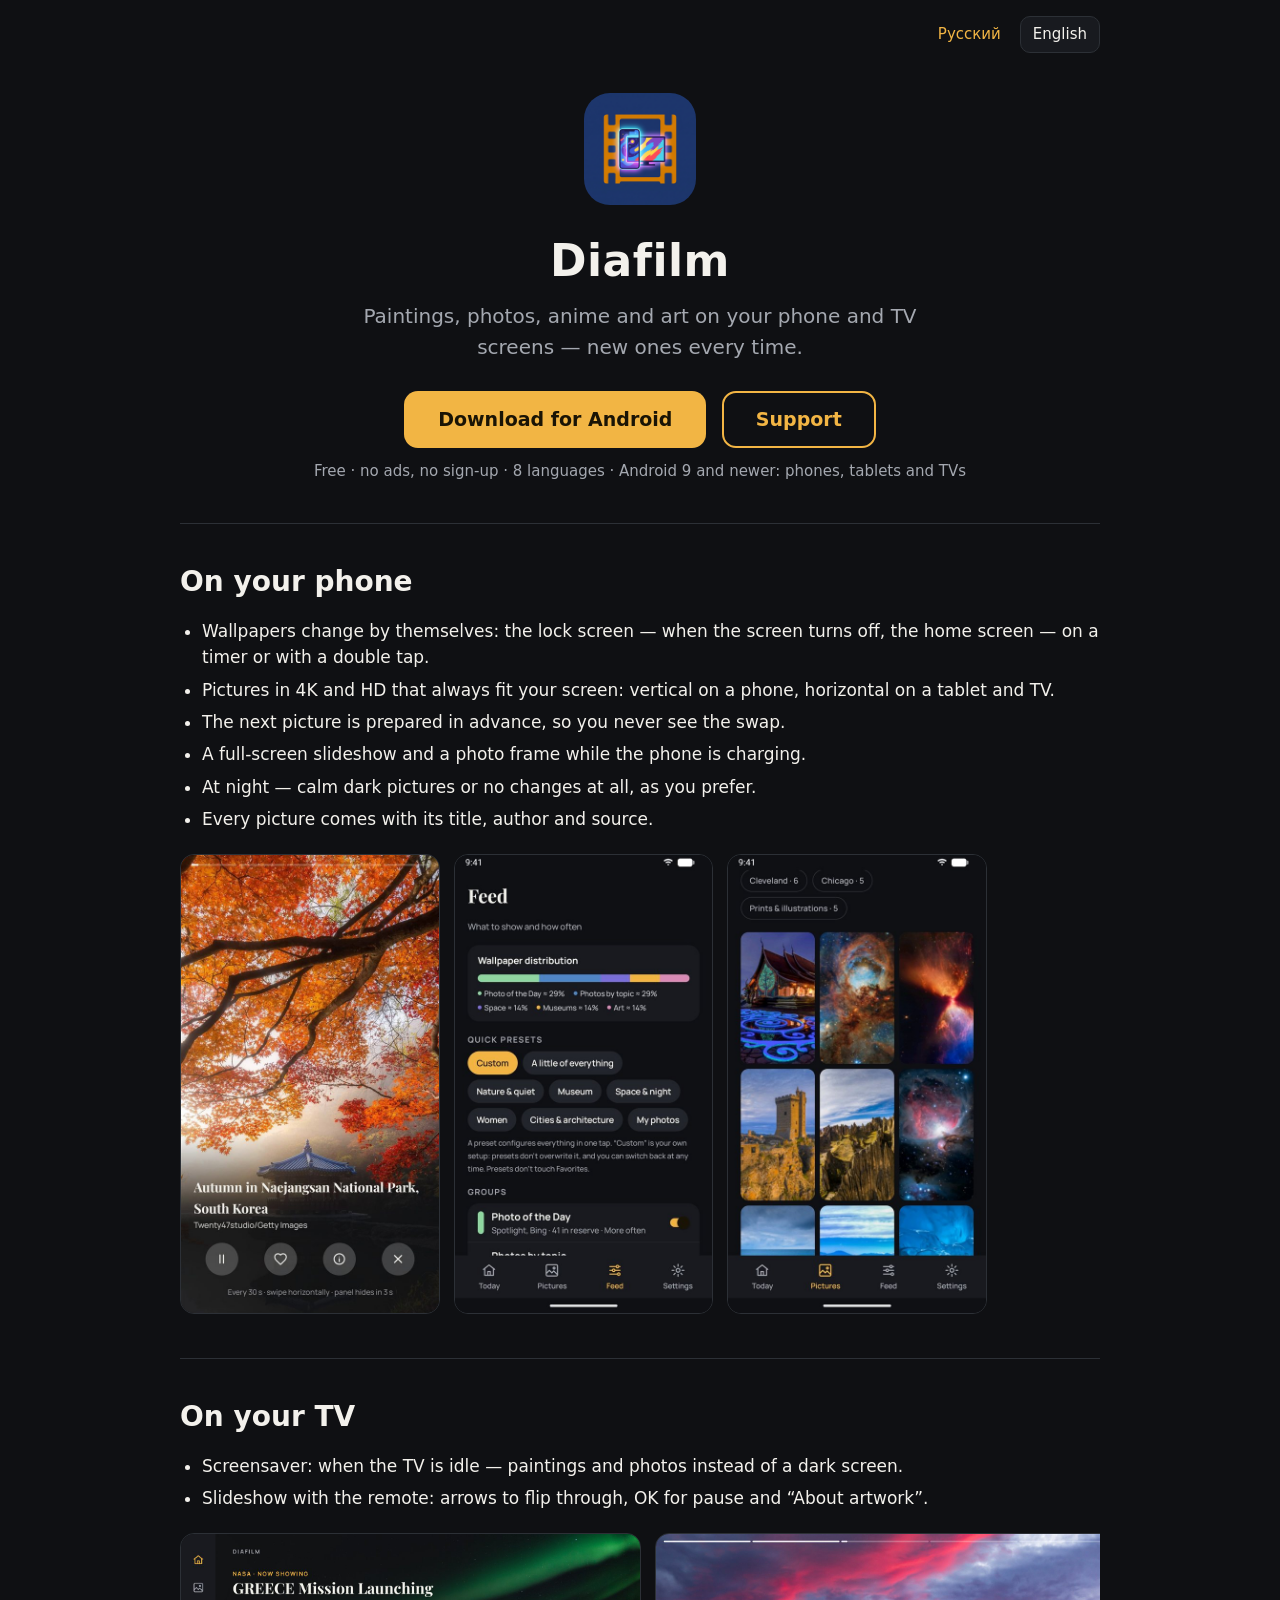
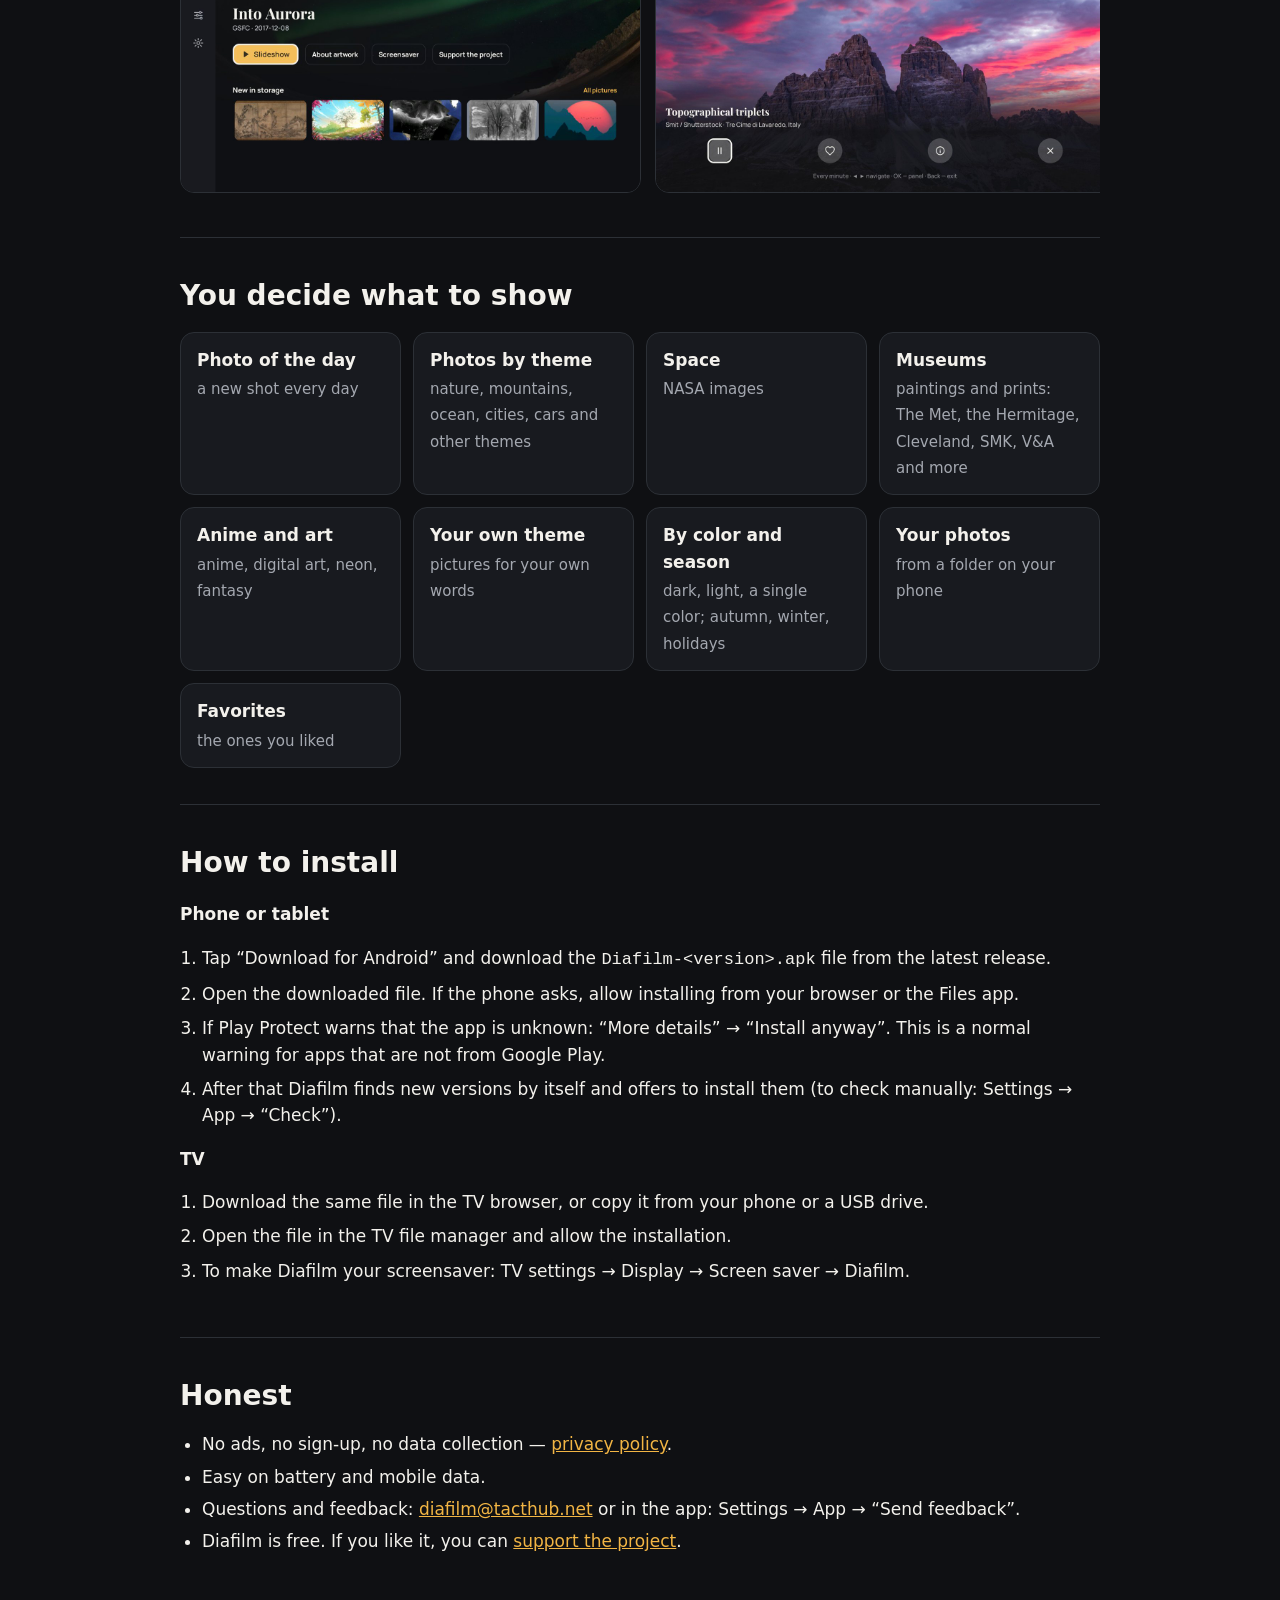
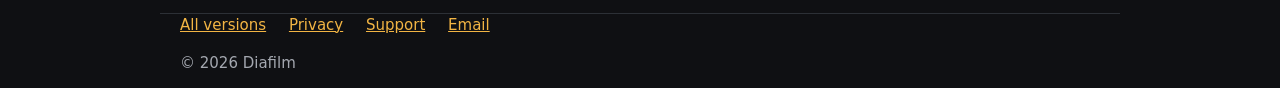
<file: index.html>
<!DOCTYPE html>
<html lang="ru" data-lang="ru"
      data-title-ru="Diafilm — картины, фото и арт на экранах телефона и телевизора"
      data-title-en="Diafilm — paintings, photos and art on your phone and TV screens">
<head>
<meta charset="utf-8">
<meta name="viewport" content="width=device-width, initial-scale=1">
<title>Diafilm — картины, фото и арт на экранах телефона и телевизора</title>
<meta name="description" content="Diafilm сам меняет обои на телефоне, показывает слайд-шоу и фоторамку, а на телевизоре — заставку из картин и фото. Бесплатно, без рекламы и сбора данных. Wallpapers that change by themselves, a slideshow and a TV screensaver. Free, no ads.">
<meta property="og:title" content="Diafilm">
<meta property="og:description" content="Картины, фото и арт на экранах телефона и телевизора. Paintings, photos and art on your phone and TV screens.">
<meta property="og:image" content="https://sapronov-maks.github.io/diafilm/img/og.jpg">
<meta property="og:type" content="website">
<link rel="icon" href="img/favicon.png">
<link rel="stylesheet" href="style.css">
<script src="lang.js"></script>
</head>
<body>

<nav class="lang wrap">
  <button type="button" data-set="ru" lang="ru">Русский</button>
  <button type="button" data-set="en" lang="en">English</button>
</nav>

<div data-l="ru" lang="ru">

<header class="hero wrap">
  <img class="icon" src="img/icon.png" alt="Иконка Diafilm">
  <h1>Diafilm</h1>
  <p class="lead">Картины, фото, аниме и арт на экранах телефона и телевизора — каждый раз новые.</p>
  <a class="btn" href="https://github.com/sapronov-maks/diafilm/releases/latest">Скачать для Android</a>
  <a class="btn btn2 btn-support" href="support.html">Поддержать</a>
  <div class="note">Бесплатно · без рекламы и регистрации · 8 языков · Android 9 и новее, телефоны, планшеты и телевизоры</div>
</header>

<main class="wrap">

<section>
  <h2>На телефоне</h2>
  <ul class="points">
    <li>Обои меняются сами: экран блокировки — когда гаснет экран, рабочий стол — по таймеру или двойным касанием.</li>
    <li>Картинки в 4K и HD, всегда под ваш экран: на телефоне — вертикальные, на планшете и телевизоре — горизонтальные.</li>
    <li>Новая картинка готовится заранее, поэтому подмены не видно.</li>
    <li>Слайд-шоу во весь экран и фоторамка, пока телефон заряжается.</li>
    <li>Ночью — спокойные тёмные картинки или без смены, как настроите.</li>
    <li>У каждой картинки — название, автор и откуда она.</li>
  </ul>
  <div class="shots phone">
    <img src="img/phone-2-slideshow.jpg" alt="Слайд-шоу на телефоне" loading="lazy">
    <img src="img/phone-4-sources.jpg" alt="Подборка: что показывать" loading="lazy">
    <img src="img/phone-5-pictures.jpg" alt="Скачанные картинки" loading="lazy">
  </div>
</section>

<section>
  <h2>На телевизоре</h2>
  <ul class="points">
    <li>Заставка: когда телевизор простаивает — картины и фото вместо тёмного экрана.</li>
    <li>Слайд-шоу с пульта: стрелки — листать, ОК — пауза и «О картине».</li>
  </ul>
  <div class="shots tv">
    <img src="img/tv-1-home.jpg" alt="Главный экран на телевизоре" loading="lazy">
    <img src="img/tv-2-slideshow.jpg" alt="Слайд-шоу на телевизоре" loading="lazy">
    <img src="img/tv-4-saver.jpg" alt="Настройка заставки" loading="lazy">
  </div>
</section>

<section>
  <h2>Что показывать — решаете вы</h2>
  <div class="cards">
    <div class="card"><b>Фото дня</b><span>новый снимок каждый день</span></div>
    <div class="card"><b>Фото по темам</b><span>природа, горы, океан, города, машины и другие темы</span></div>
    <div class="card"><b>Космос</b><span>снимки NASA</span></div>
    <div class="card"><b>Музеи</b><span>живопись и графика: The Met, Эрмитаж, Кливленд, SMK, V&amp;A и другие</span></div>
    <div class="card"><b>Аниме и арт</b><span>аниме, цифровой арт, неон, фэнтези</span></div>
    <div class="card"><b>Своя тема</b><span>картинки по вашим словам</span></div>
    <div class="card"><b>По цвету и сезону</b><span>тёмные, светлые, одного цвета; осенние, зимние, новогодние</span></div>
    <div class="card"><b>Свои фото</b><span>из папки на телефоне</span></div>
    <div class="card"><b>Избранное</b><span>то, что понравилось</span></div>
  </div>
</section>

<section id="install">
  <h2>Как установить</h2>
  <p><b>Телефон или планшет</b></p>
  <ol class="steps">
    <li>Нажмите «Скачать для Android» и скачайте файл <code>Diafilm-&lt;версия&gt;.apk</code> из последнего выпуска.</li>
    <li>Откройте скачанный файл. Если телефон спросит — разрешите установку из браузера или «Файлов».</li>
    <li>Если Play Защита предупредит, что приложение неизвестно: «Подробнее» → «Всё равно установить».
        Это обычное предупреждение для приложений не из Google Play.</li>
    <li>Дальше Diafilm сам находит новые версии и предлагает их поставить
        (проверить вручную: Настройки → Приложение → «Проверить»).</li>
  </ol>
  <p><b>Телевизор</b></p>
  <ol class="steps">
    <li>Скачайте тот же файл в браузере телевизора или перенесите его с телефона либо флешки.</li>
    <li>Откройте файл в файловом менеджере телевизора и разрешите установку.</li>
    <li>Чтобы Diafilm стал заставкой: настройки телевизора → Экран → Заставка → Diafilm.</li>
  </ol>
</section>

<section>
  <h2>Честно</h2>
  <ul class="points">
    <li>Без рекламы, регистрации и сбора данных — <a href="privacy.html">политика конфиденциальности</a>.</li>
    <li>Бережёт батарею и мобильный интернет.</li>
    <li>Вопросы и отзывы: <a href="mailto:diafilm@tacthub.net">diafilm@tacthub.net</a>
        или в приложении: Настройки → Приложение → «Написать отзыв».</li>
    <li>Diafilm бесплатный. Если нравится — можно <a href="support.html">поддержать проект</a>.</li>
  </ul>
</section>

</main>

<footer class="wrap">
  <a href="https://github.com/sapronov-maks/diafilm/releases">Все версии</a>
  <a href="privacy.html">Конфиденциальность</a>
  <a href="support.html">Поддержать</a>
  <a href="mailto:diafilm@tacthub.net">Почта</a>
  <p>© 2026 Diafilm</p>
</footer>

</div>

<div data-l="en" lang="en">

<header class="hero wrap">
  <img class="icon" src="img/icon.png" alt="Diafilm icon">
  <h1>Diafilm</h1>
  <p class="lead">Paintings, photos, anime and art on your phone and TV screens — new ones every time.</p>
  <a class="btn" href="https://github.com/sapronov-maks/diafilm/releases/latest">Download for Android</a>
  <a class="btn btn2 btn-support" href="support.html">Support</a>
  <div class="note">Free · no ads, no sign-up · 8 languages · Android 9 and newer: phones, tablets and TVs</div>
</header>

<main class="wrap">

<section>
  <h2>On your phone</h2>
  <ul class="points">
    <li>Wallpapers change by themselves: the lock screen — when the screen turns off, the home screen — on a timer or with a double tap.</li>
    <li>Pictures in 4K and HD that always fit your screen: vertical on a phone, horizontal on a tablet and TV.</li>
    <li>The next picture is prepared in advance, so you never see the swap.</li>
    <li>A full-screen slideshow and a photo frame while the phone is charging.</li>
    <li>At night — calm dark pictures or no changes at all, as you prefer.</li>
    <li>Every picture comes with its title, author and source.</li>
  </ul>
  <div class="shots phone">
    <img src="img/en/phone-slideshow.jpg" alt="Slideshow on a phone" loading="lazy">
    <img src="img/en/phone-feed.jpg" alt="Feed: what to show" loading="lazy">
    <img src="img/en/phone-pictures.jpg" alt="Downloaded pictures" loading="lazy">
  </div>
</section>

<section>
  <h2>On your TV</h2>
  <ul class="points">
    <li>Screensaver: when the TV is idle — paintings and photos instead of a dark screen.</li>
    <li>Slideshow with the remote: arrows to flip through, OK for pause and “About artwork”.</li>
  </ul>
  <div class="shots tv">
    <img src="img/en/tv-home.jpg" alt="Home screen on a TV" loading="lazy">
    <img src="img/en/tv-slideshow.jpg" alt="Slideshow on a TV" loading="lazy">
    <img src="img/en/tv-pictures.jpg" alt="Pictures on a TV" loading="lazy">
  </div>
</section>

<section>
  <h2>You decide what to show</h2>
  <div class="cards">
    <div class="card"><b>Photo of the day</b><span>a new shot every day</span></div>
    <div class="card"><b>Photos by theme</b><span>nature, mountains, ocean, cities, cars and other themes</span></div>
    <div class="card"><b>Space</b><span>NASA images</span></div>
    <div class="card"><b>Museums</b><span>paintings and prints: The Met, the Hermitage, Cleveland, SMK, V&amp;A and more</span></div>
    <div class="card"><b>Anime and art</b><span>anime, digital art, neon, fantasy</span></div>
    <div class="card"><b>Your own theme</b><span>pictures for your own words</span></div>
    <div class="card"><b>By color and season</b><span>dark, light, a single color; autumn, winter, holidays</span></div>
    <div class="card"><b>Your photos</b><span>from a folder on your phone</span></div>
    <div class="card"><b>Favorites</b><span>the ones you liked</span></div>
  </div>
</section>

<section>
  <h2>How to install</h2>
  <p><b>Phone or tablet</b></p>
  <ol class="steps">
    <li>Tap “Download for Android” and download the <code>Diafilm-&lt;version&gt;.apk</code> file from the latest release.</li>
    <li>Open the downloaded file. If the phone asks, allow installing from your browser or the Files app.</li>
    <li>If Play Protect warns that the app is unknown: “More details” → “Install anyway”.
        This is a normal warning for apps that are not from Google Play.</li>
    <li>After that Diafilm finds new versions by itself and offers to install them
        (to check manually: Settings → App → “Check”).</li>
  </ol>
  <p><b>TV</b></p>
  <ol class="steps">
    <li>Download the same file in the TV browser, or copy it from your phone or a USB drive.</li>
    <li>Open the file in the TV file manager and allow the installation.</li>
    <li>To make Diafilm your screensaver: TV settings → Display → Screen saver → Diafilm.</li>
  </ol>
</section>

<section>
  <h2>Honest</h2>
  <ul class="points">
    <li>No ads, no sign-up, no data collection — <a href="privacy.html#english">privacy policy</a>.</li>
    <li>Easy on battery and mobile data.</li>
    <li>Questions and feedback: <a href="mailto:diafilm@tacthub.net">diafilm@tacthub.net</a>
        or in the app: Settings → App → “Send feedback”.</li>
    <li>Diafilm is free. If you like it, you can <a href="support.html">support the project</a>.</li>
  </ul>
</section>

</main>

<footer class="wrap">
  <a href="https://github.com/sapronov-maks/diafilm/releases">All versions</a>
  <a href="privacy.html#english">Privacy</a>
  <a href="support.html">Support</a>
  <a href="mailto:diafilm@tacthub.net">Email</a>
  <p>© 2026 Diafilm</p>
</footer>

</div>

</body>
</html>
</file>
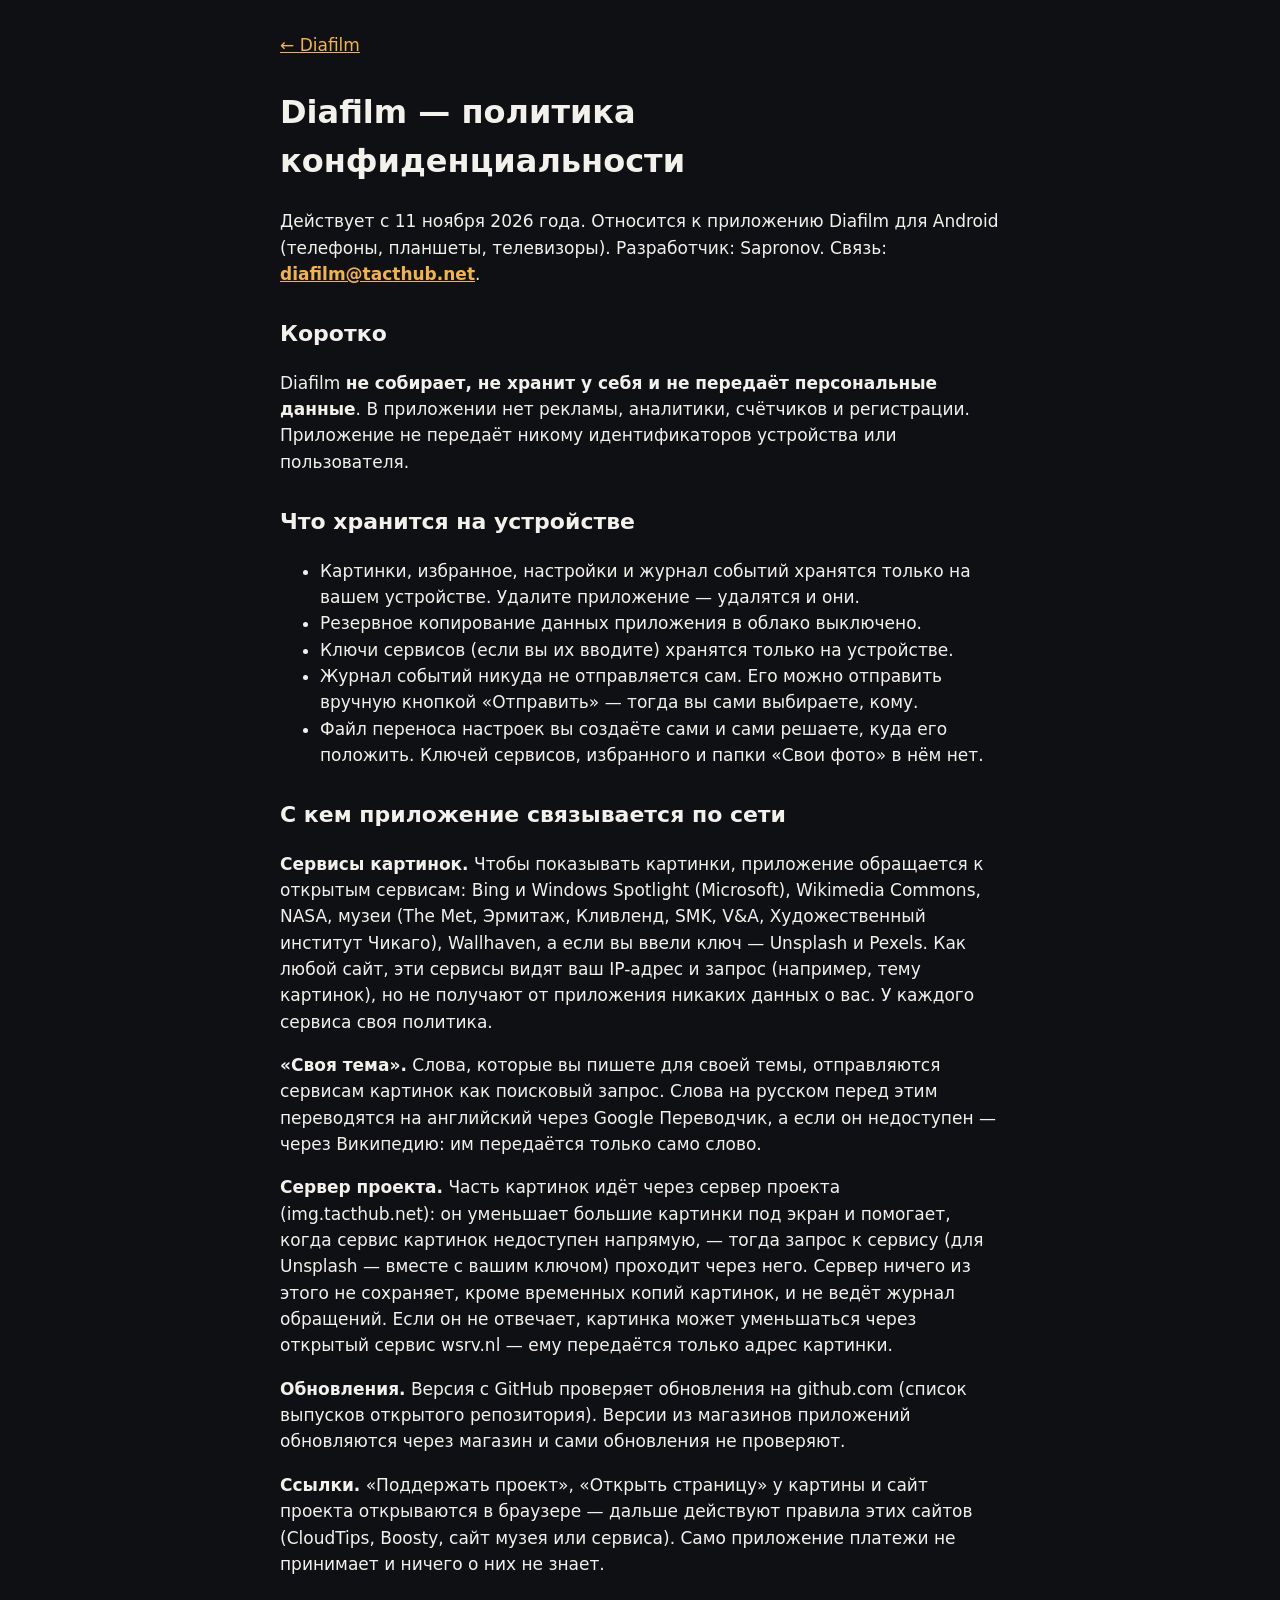
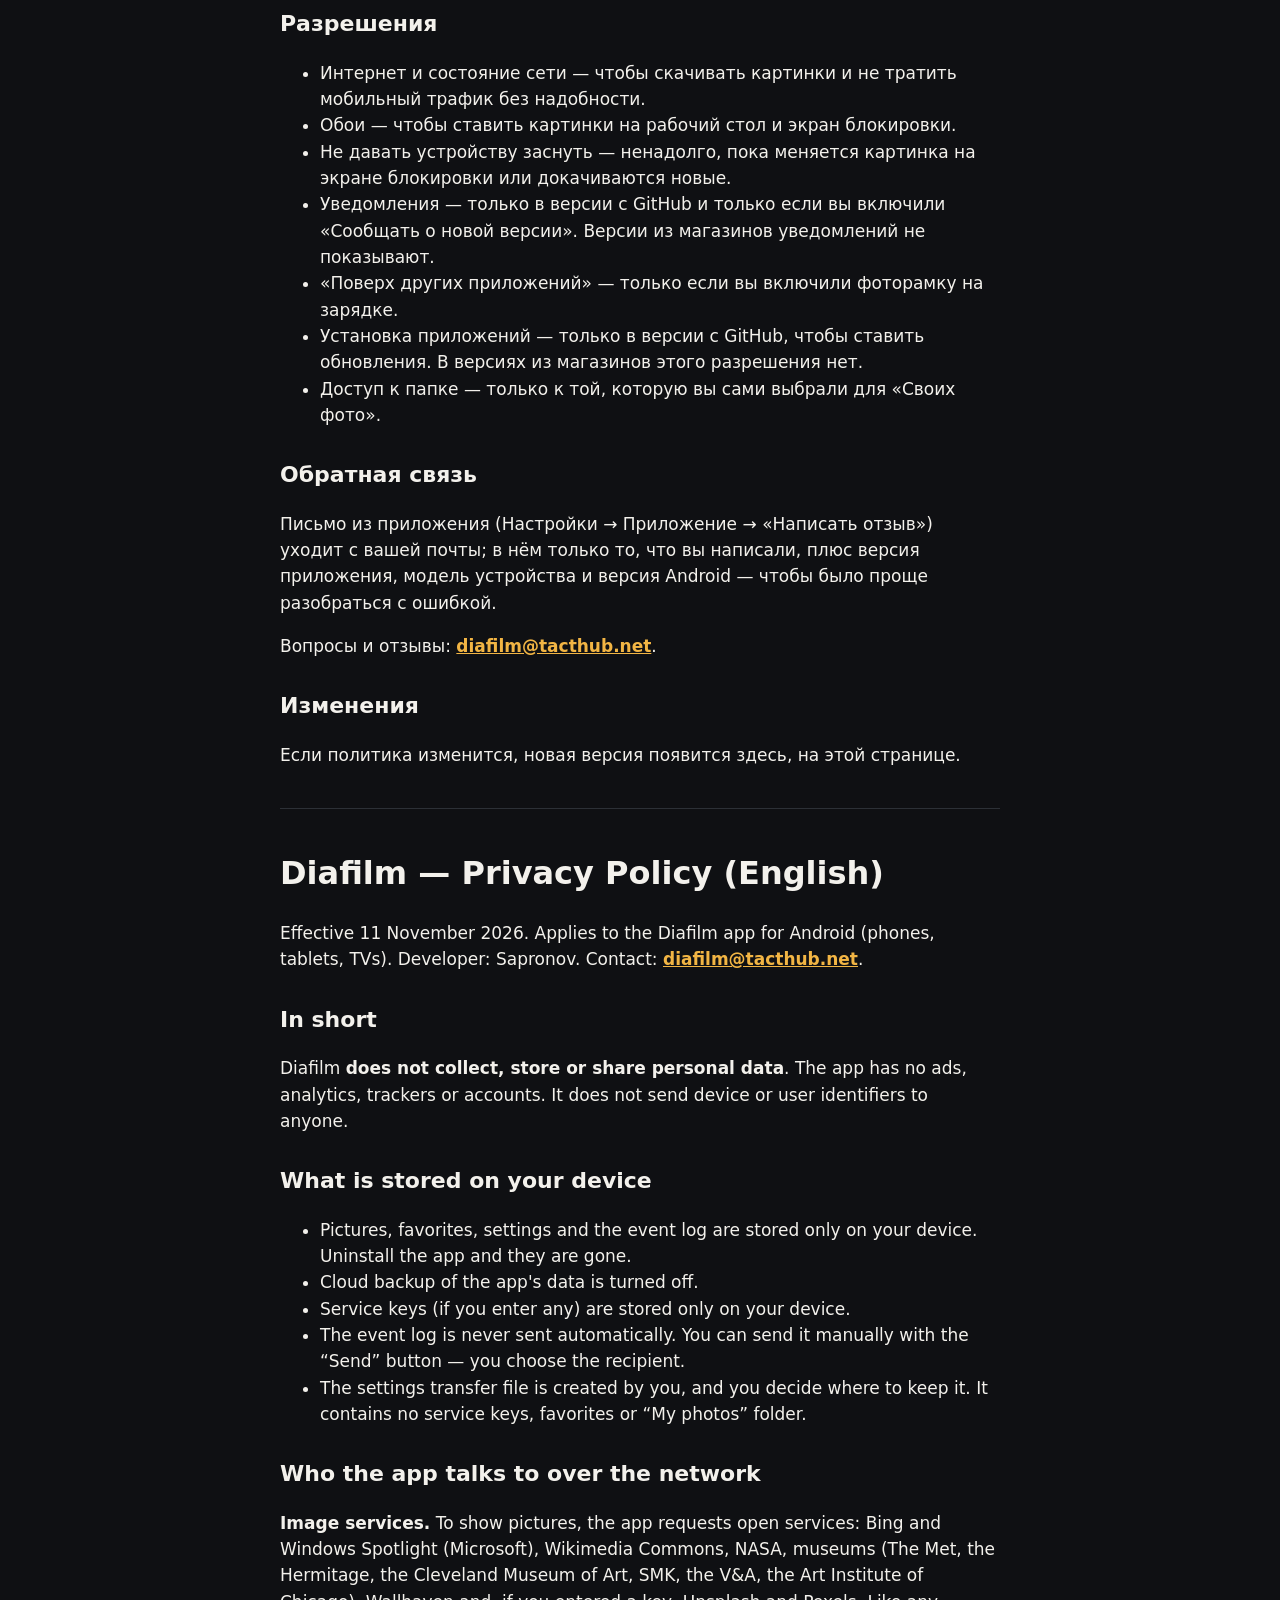
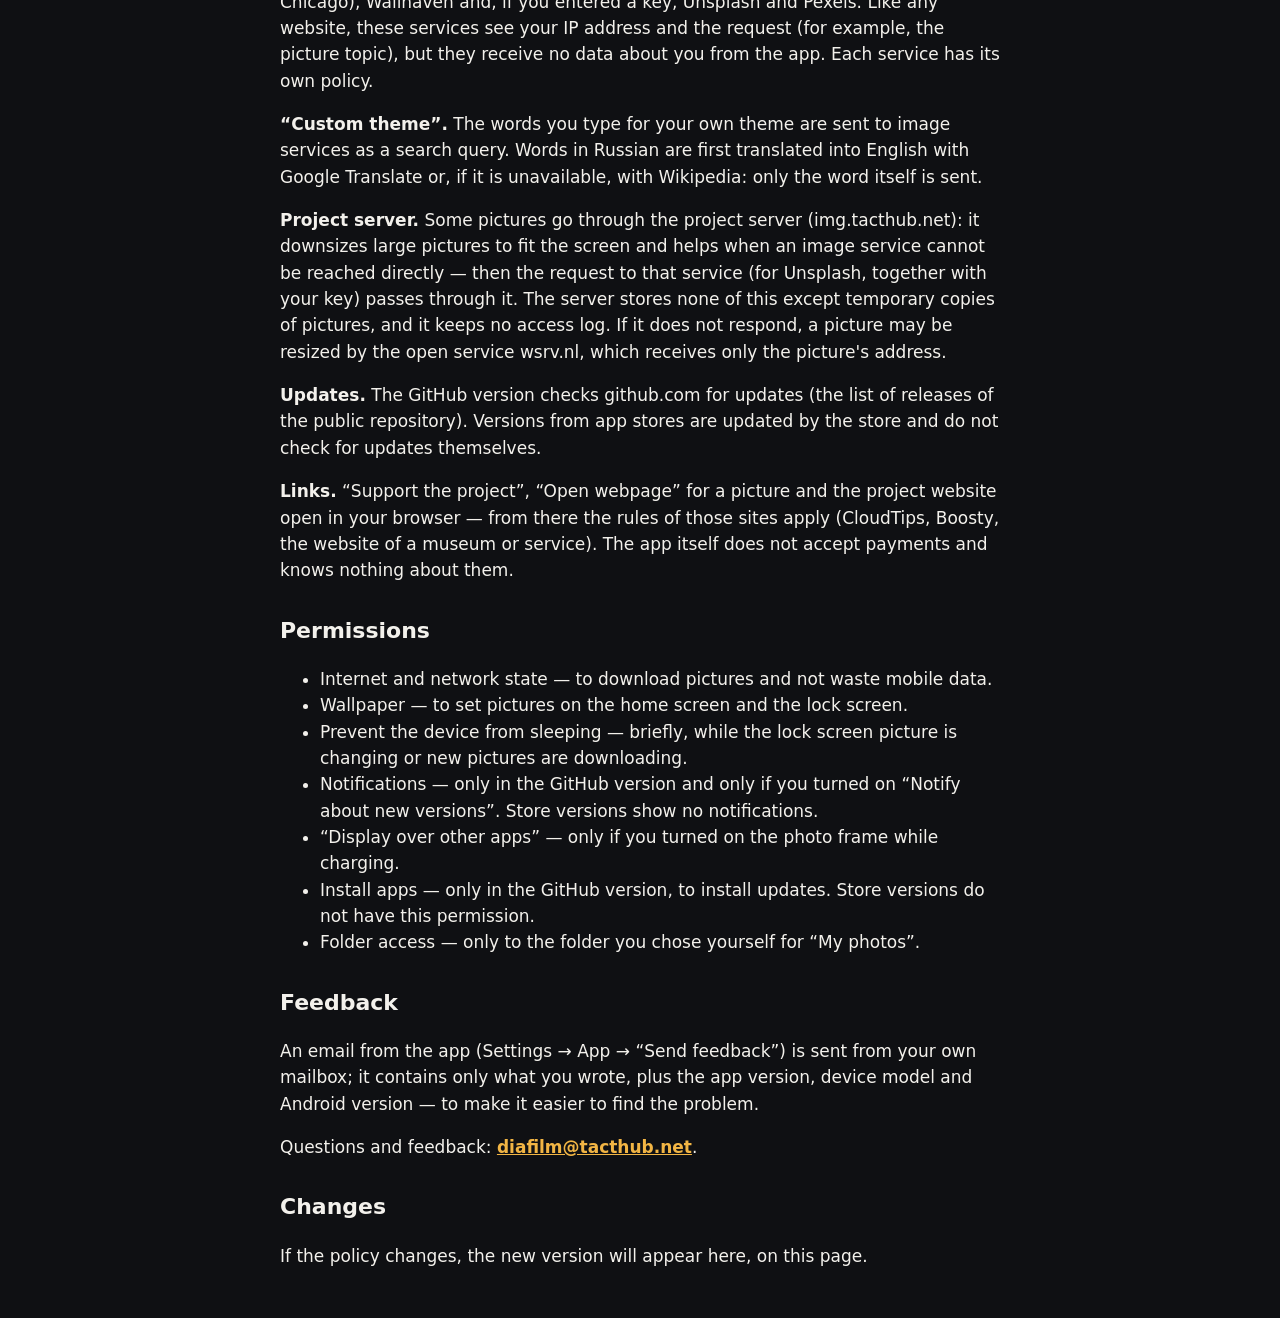
<file: privacy.html>
<!DOCTYPE html>
<html lang="ru">
<head>
<meta charset="utf-8">
<meta name="viewport" content="width=device-width, initial-scale=1">
<title>Diafilm — политика конфиденциальности</title>
<link rel="icon" href="img/favicon.png">
<link rel="stylesheet" href="style.css">
</head>
<body>
<main class="wrap doc">
<a class="back" href="./">← Diafilm</a>
<!-- Создано из PRIVACY.md (make-privacy). Правьте PRIVACY.md. -->
<h1>Diafilm — политика конфиденциальности</h1>
<p>Действует с 11 ноября 2026 года. Относится к приложению Diafilm для Android (телефоны, планшеты, телевизоры). Разработчик: Sapronov. Связь: <b><a href="mailto:diafilm@tacthub.net">diafilm@tacthub.net</a></b>.</p>
<h2>Коротко</h2>
<p>Diafilm <b>не собирает, не хранит у себя и не передаёт персональные данные</b>. В приложении нет рекламы, аналитики, счётчиков и регистрации. Приложение не передаёт никому идентификаторов устройства или пользователя.</p>
<h2>Что хранится на устройстве</h2>
<ul>
<li>Картинки, избранное, настройки и журнал событий хранятся только на вашем устройстве. Удалите приложение — удалятся и они.</li>
<li>Резервное копирование данных приложения в облако выключено.</li>
<li>Ключи сервисов (если вы их вводите) хранятся только на устройстве.</li>
<li>Журнал событий никуда не отправляется сам. Его можно отправить вручную кнопкой «Отправить» — тогда вы сами выбираете, кому.</li>
<li>Файл переноса настроек вы создаёте сами и сами решаете, куда его положить. Ключей сервисов, избранного и папки «Свои фото» в нём нет.</li>
</ul>
<h2>С кем приложение связывается по сети</h2>
<p><b>Сервисы картинок.</b> Чтобы показывать картинки, приложение обращается к открытым сервисам: Bing и Windows Spotlight (Microsoft), Wikimedia Commons, NASA, музеи (The Met, Эрмитаж, Кливленд, SMK, V&amp;A, Художественный институт Чикаго), Wallhaven, а если вы ввели ключ — Unsplash и Pexels. Как любой сайт, эти сервисы видят ваш IP-адрес и запрос (например, тему картинок), но не получают от приложения никаких данных о вас. У каждого сервиса своя политика.</p>
<p><b>«Своя тема».</b> Слова, которые вы пишете для своей темы, отправляются сервисам картинок как поисковый запрос. Слова на русском перед этим переводятся на английский через Google Переводчик, а если он недоступен — через Википедию: им передаётся только само слово.</p>
<p><b>Сервер проекта.</b> Часть картинок идёт через сервер проекта (img.tacthub.net): он уменьшает большие картинки под экран и помогает, когда сервис картинок недоступен напрямую, — тогда запрос к сервису (для Unsplash — вместе с вашим ключом) проходит через него. Сервер ничего из этого не сохраняет, кроме временных копий картинок, и не ведёт журнал обращений. Если он не отвечает, картинка может уменьшаться через открытый сервис wsrv.nl — ему передаётся только адрес картинки.</p>
<p><b>Обновления.</b> Версия с GitHub проверяет обновления на github.com (список выпусков открытого репозитория). Версии из магазинов приложений обновляются через магазин и сами обновления не проверяют.</p>
<p><b>Ссылки.</b> «Поддержать проект», «Открыть страницу» у картины и сайт проекта открываются в браузере — дальше действуют правила этих сайтов (CloudTips, Boosty, сайт музея или сервиса). Само приложение платежи не принимает и ничего о них не знает.</p>
<h2>Разрешения</h2>
<ul>
<li>Интернет и состояние сети — чтобы скачивать картинки и не тратить мобильный трафик без надобности.</li>
<li>Обои — чтобы ставить картинки на рабочий стол и экран блокировки.</li>
<li>Не давать устройству заснуть — ненадолго, пока меняется картинка на экране блокировки или докачиваются новые.</li>
<li>Уведомления — только в версии с GitHub и только если вы включили «Сообщать о новой версии». Версии из магазинов уведомлений не показывают.</li>
<li>«Поверх других приложений» — только если вы включили фоторамку на зарядке.</li>
<li>Установка приложений — только в версии с GitHub, чтобы ставить обновления. В версиях из магазинов этого разрешения нет.</li>
<li>Доступ к папке — только к той, которую вы сами выбрали для «Своих фото».</li>
</ul>
<h2>Обратная связь</h2>
<p>Письмо из приложения (Настройки → Приложение → «Написать отзыв») уходит с вашей почты; в нём только то, что вы написали, плюс версия приложения, модель устройства и версия Android — чтобы было проще разобраться с ошибкой.</p>
<p>Вопросы и отзывы: <b><a href="mailto:diafilm@tacthub.net">diafilm@tacthub.net</a></b>.</p>
<h2>Изменения</h2>
<p>Если политика изменится, новая версия появится здесь, на этой странице.</p>
<hr>
<h1 id="english">Diafilm — Privacy Policy (English)</h1>
<p>Effective 11 November 2026. Applies to the Diafilm app for Android (phones, tablets, TVs). Developer: Sapronov. Contact: <b><a href="mailto:diafilm@tacthub.net">diafilm@tacthub.net</a></b>.</p>
<h2>In short</h2>
<p>Diafilm <b>does not collect, store or share personal data</b>. The app has no ads, analytics, trackers or accounts. It does not send device or user identifiers to anyone.</p>
<h2>What is stored on your device</h2>
<ul>
<li>Pictures, favorites, settings and the event log are stored only on your device. Uninstall the app and they are gone.</li>
<li>Cloud backup of the app's data is turned off.</li>
<li>Service keys (if you enter any) are stored only on your device.</li>
<li>The event log is never sent automatically. You can send it manually with the “Send” button — you choose the recipient.</li>
<li>The settings transfer file is created by you, and you decide where to keep it. It contains no service keys, favorites or “My photos” folder.</li>
</ul>
<h2>Who the app talks to over the network</h2>
<p><b>Image services.</b> To show pictures, the app requests open services: Bing and Windows Spotlight (Microsoft), Wikimedia Commons, NASA, museums (The Met, the Hermitage, the Cleveland Museum of Art, SMK, the V&amp;A, the Art Institute of Chicago), Wallhaven and, if you entered a key, Unsplash and Pexels. Like any website, these services see your IP address and the request (for example, the picture topic), but they receive no data about you from the app. Each service has its own policy.</p>
<p><b>“Custom theme”.</b> The words you type for your own theme are sent to image services as a search query. Words in Russian are first translated into English with Google Translate or, if it is unavailable, with Wikipedia: only the word itself is sent.</p>
<p><b>Project server.</b> Some pictures go through the project server (img.tacthub.net): it downsizes large pictures to fit the screen and helps when an image service cannot be reached directly — then the request to that service (for Unsplash, together with your key) passes through it. The server stores none of this except temporary copies of pictures, and it keeps no access log. If it does not respond, a picture may be resized by the open service wsrv.nl, which receives only the picture's address.</p>
<p><b>Updates.</b> The GitHub version checks github.com for updates (the list of releases of the public repository). Versions from app stores are updated by the store and do not check for updates themselves.</p>
<p><b>Links.</b> “Support the project”, “Open webpage” for a picture and the project website open in your browser — from there the rules of those sites apply (CloudTips, Boosty, the website of a museum or service). The app itself does not accept payments and knows nothing about them.</p>
<h2>Permissions</h2>
<ul>
<li>Internet and network state — to download pictures and not waste mobile data.</li>
<li>Wallpaper — to set pictures on the home screen and the lock screen.</li>
<li>Prevent the device from sleeping — briefly, while the lock screen picture is changing or new pictures are downloading.</li>
<li>Notifications — only in the GitHub version and only if you turned on “Notify about new versions”. Store versions show no notifications.</li>
<li>“Display over other apps” — only if you turned on the photo frame while charging.</li>
<li>Install apps — only in the GitHub version, to install updates. Store versions do not have this permission.</li>
<li>Folder access — only to the folder you chose yourself for “My photos”.</li>
</ul>
<h2>Feedback</h2>
<p>An email from the app (Settings → App → “Send feedback”) is sent from your own mailbox; it contains only what you wrote, plus the app version, device model and Android version — to make it easier to find the problem.</p>
<p>Questions and feedback: <b><a href="mailto:diafilm@tacthub.net">diafilm@tacthub.net</a></b>.</p>
<h2>Changes</h2>
<p>If the policy changes, the new version will appear here, on this page.</p>
</main>
</body>
</html>
</file>
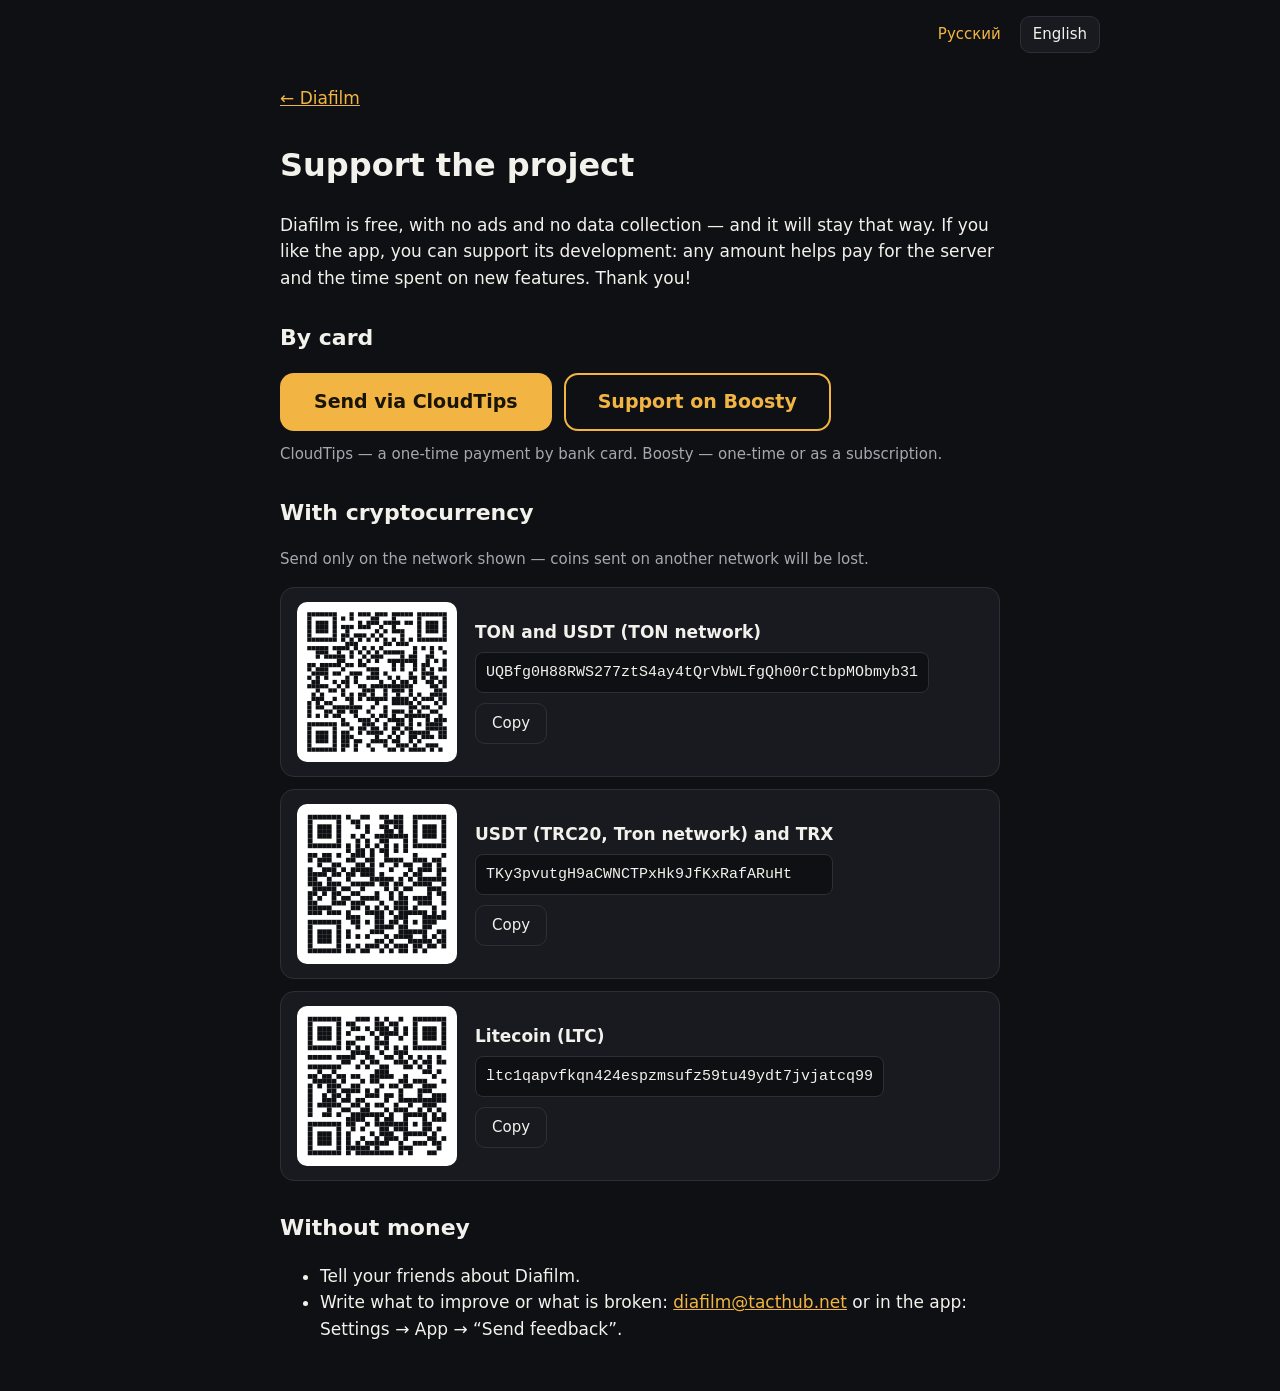
<file: support.html>
<!DOCTYPE html>
<html lang="ru" data-lang="ru"
      data-title-ru="Diafilm — поддержать проект"
      data-title-en="Diafilm — support the project">
<head>
<meta charset="utf-8">
<meta name="viewport" content="width=device-width, initial-scale=1">
<title>Diafilm — поддержать проект</title>
<meta name="description" content="Diafilm бесплатный и без рекламы. Поддержать проект можно картой, через Boosty или криптовалютой. Diafilm is free and has no ads. You can support the project by card, via Boosty or with cryptocurrency.">
<link rel="icon" href="img/favicon.png">
<link rel="stylesheet" href="style.css">
<script src="lang.js"></script>
</head>
<body>

<nav class="lang wrap">
  <button type="button" data-set="ru" lang="ru">Русский</button>
  <button type="button" data-set="en" lang="en">English</button>
</nav>

<main class="wrap doc" data-l="ru" lang="ru">
<a class="back" href="./">← Diafilm</a>
<h1>Поддержать проект</h1>
<p>Diafilm бесплатный, без рекламы и без сбора данных — и таким останется. Если приложение вам нравится,
можно поддержать его развитие: любая сумма помогает оплачивать сервер и время на новые возможности. Спасибо!</p>

<h2>Картой</h2>
<div class="pay">
  <a class="btn" href="https://pay.cloudtips.ru/p/8c5d9939" target="_blank" rel="noopener">Перевести через CloudTips</a>
  <a class="btn btn2" href="https://boosty.to/lazymadmax" target="_blank" rel="noopener">Поддержать на Boosty</a>
</div>
<p class="note">CloudTips — разовый перевод с банковской карты. Boosty — разово или подпиской.</p>

<h2>Криптовалютой</h2>
<p class="note">Отправляйте только в указанной сети — монеты из другой сети потеряются.</p>
<div class="crypto">
  <div class="card coin">
    <img src="img/qr-ton.svg" alt="QR-код адреса TON" width="160" height="160">
    <div>
      <b>TON и USDT (сеть TON)</b>
      <code class="addr">UQBfg0H88RWS277ztS4ay4tQrVbWLfgQh00rCtbpMObmyb31</code>
      <button class="copy" type="button" data-done="Скопировано">Скопировать</button>
    </div>
  </div>
  <div class="card coin">
    <img src="img/qr-tron.svg" alt="QR-код адреса Tron" width="160" height="160">
    <div>
      <b>USDT (TRC20, сеть Tron) и TRX</b>
      <code class="addr">TKy3pvutgH9aCWNCTPxHk9JfKxRafARuHt</code>
      <button class="copy" type="button" data-done="Скопировано">Скопировать</button>
    </div>
  </div>
  <div class="card coin">
    <img src="img/qr-ltc.svg" alt="QR-код адреса Litecoin" width="160" height="160">
    <div>
      <b>Litecoin (LTC)</b>
      <code class="addr">ltc1qapvfkqn424espzmsufz59tu49ydt7jvjatcq99</code>
      <button class="copy" type="button" data-done="Скопировано">Скопировать</button>
    </div>
  </div>
</div>

<h2>Без денег</h2>
<ul>
  <li>Расскажите о Diafilm друзьям.</li>
  <li>Напишите, что улучшить или что сломалось: <a href="mailto:diafilm@tacthub.net">diafilm@tacthub.net</a>
      или в приложении: Настройки → Приложение → «Написать отзыв».</li>
</ul>
</main>

<main class="wrap doc" data-l="en" lang="en">
<a class="back" href="./">← Diafilm</a>
<h1>Support the project</h1>
<p>Diafilm is free, with no ads and no data collection — and it will stay that way. If you like the app,
you can support its development: any amount helps pay for the server and the time spent on new features. Thank you!</p>

<h2>By card</h2>
<div class="pay">
  <a class="btn" href="https://pay.cloudtips.ru/p/8c5d9939" target="_blank" rel="noopener">Send via CloudTips</a>
  <a class="btn btn2" href="https://boosty.to/lazymadmax" target="_blank" rel="noopener">Support on Boosty</a>
</div>
<p class="note">CloudTips — a one-time payment by bank card. Boosty — one-time or as a subscription.</p>

<h2>With cryptocurrency</h2>
<p class="note">Send only on the network shown — coins sent on another network will be lost.</p>
<div class="crypto">
  <div class="card coin">
    <img src="img/qr-ton.svg" alt="QR code of the TON address" width="160" height="160">
    <div>
      <b>TON and USDT (TON network)</b>
      <code class="addr">UQBfg0H88RWS277ztS4ay4tQrVbWLfgQh00rCtbpMObmyb31</code>
      <button class="copy" type="button" data-done="Copied">Copy</button>
    </div>
  </div>
  <div class="card coin">
    <img src="img/qr-tron.svg" alt="QR code of the Tron address" width="160" height="160">
    <div>
      <b>USDT (TRC20, Tron network) and TRX</b>
      <code class="addr">TKy3pvutgH9aCWNCTPxHk9JfKxRafARuHt</code>
      <button class="copy" type="button" data-done="Copied">Copy</button>
    </div>
  </div>
  <div class="card coin">
    <img src="img/qr-ltc.svg" alt="QR code of the Litecoin address" width="160" height="160">
    <div>
      <b>Litecoin (LTC)</b>
      <code class="addr">ltc1qapvfkqn424espzmsufz59tu49ydt7jvjatcq99</code>
      <button class="copy" type="button" data-done="Copied">Copy</button>
    </div>
  </div>
</div>

<h2>Without money</h2>
<ul>
  <li>Tell your friends about Diafilm.</li>
  <li>Write what to improve or what is broken: <a href="mailto:diafilm@tacthub.net">diafilm@tacthub.net</a>
      or in the app: Settings → App → “Send feedback”.</li>
</ul>
</main>

</body>
</html>
</file>
<file: style.css>
/* Цвета — как в приложении (Ui.kt). */
:root {
  --bg: #0F1013; --surface: #181A1F; --border: #2C3036;
  --text: #F3F1EC; --muted: #A4A8B0; --accent: #F2B544; --on-accent: #1A1405;
}
* { box-sizing: border-box; }
html { -webkit-text-size-adjust: 100%; }
body {
  margin: 0; background: var(--bg); color: var(--text);
  font: 17px/1.55 system-ui, -apple-system, "Segoe UI", Roboto, "Noto Sans", sans-serif;
}
a { color: var(--accent); }
.wrap { max-width: 960px; margin: 0 auto; padding: 0 20px; }

html[data-lang="ru"] [data-l="en"], html[data-lang="en"] [data-l="ru"] { display: none !important; }
nav.lang { display: flex; justify-content: flex-end; gap: 6px; padding-top: 16px; }
nav.lang button {
  background: transparent; color: var(--accent); border: 1px solid transparent; border-radius: 10px;
  padding: 6px 12px; font: inherit; font-size: 15px; cursor: pointer;
}
nav.lang button:hover { border-color: var(--border); }
html[data-lang="ru"] nav.lang [data-set="ru"], html[data-lang="en"] nav.lang [data-set="en"] {
  color: var(--text); border-color: var(--border); background: var(--surface); cursor: default;
}

header.hero { text-align: center; padding: 40px 0 40px; }
.hero img.icon { width: 112px; height: 112px; border-radius: 26px; }
.hero h1 { font-size: 44px; margin: 14px 0 6px; letter-spacing: .5px; }
.hero p.lead { font-size: 20px; color: var(--muted); margin: 0 auto 28px; max-width: 560px; }
.btn {
  display: inline-block; background: var(--accent); color: var(--on-accent); text-decoration: none;
  font-weight: 700; font-size: 19px; padding: 14px 34px; border-radius: 14px;
}
.btn:hover { filter: brightness(1.08); }
.note { color: var(--muted); font-size: 15px; margin-top: 12px; }

section { padding: 36px 0; border-top: 1px solid var(--border); }
section h2 { font-size: 28px; margin: 0 0 14px; }
ul.points { padding-left: 22px; margin: 0 0 22px; }
ul.points li { margin: 6px 0; }
.shots { display: flex; gap: 14px; overflow-x: auto; padding-bottom: 8px; }
.shots img { border-radius: 14px; border: 1px solid var(--border); flex: none; }
.shots.phone img { height: 460px; }
.shots.tv img { height: 260px; }

.cards { display: grid; grid-template-columns: repeat(auto-fit, minmax(200px, 1fr)); gap: 12px; }
.card { background: var(--surface); border: 1px solid var(--border); border-radius: 14px; padding: 14px 16px; }
.card b { display: block; margin-bottom: 2px; }
.card span { color: var(--muted); font-size: 15px; }

ol.steps { padding-left: 22px; }
ol.steps li { margin: 8px 0; }

footer { border-top: 1px solid var(--border); padding: 28px 0 48px; color: var(--muted); font-size: 15px; }
footer a { margin-right: 18px; }

/* Политика */
.doc { max-width: 760px; padding-top: 32px; padding-bottom: 32px; }
.doc h1 { font-size: 32px; }
.doc h2 { font-size: 22px; margin-top: 30px; }
.doc hr { border: 0; border-top: 1px solid var(--border); margin: 40px 0; }
.back { display: inline-block; margin-bottom: 8px; }

@media (max-width: 600px) {
  .hero h1 { font-size: 36px; }
  .shots.phone img { height: 380px; }
  .shots.tv img { height: 180px; }
}

/* Поддержать */
.pay { display: flex; flex-wrap: wrap; gap: 12px; }
.btn2 { background: transparent; color: var(--accent); border: 2px solid var(--accent); padding: 12px 32px; }
.crypto { display: grid; gap: 12px; margin-top: 12px; }
.coin { display: flex; gap: 18px; align-items: center; }
.coin img { width: 160px; height: 160px; background: #fff; border-radius: 10px; padding: 6px; flex: none; }
.coin b { display: block; margin-bottom: 6px; }
.addr { display: block; word-break: break-all; font-size: 15px; background: var(--bg); border: 1px solid var(--border);
  border-radius: 8px; padding: 8px 10px; margin-bottom: 10px; }
.copy { background: var(--surface); color: var(--text); border: 1px solid var(--border); border-radius: 10px;
  padding: 8px 16px; font: inherit; font-size: 15px; cursor: pointer; }
.copy:hover { border-color: var(--accent); }
.btn-support { margin-left: 10px; }
@media (max-width: 600px) {
  .coin { flex-direction: column; align-items: flex-start; }
  .btn-support { margin: 12px 0 0; }
}
</file>
